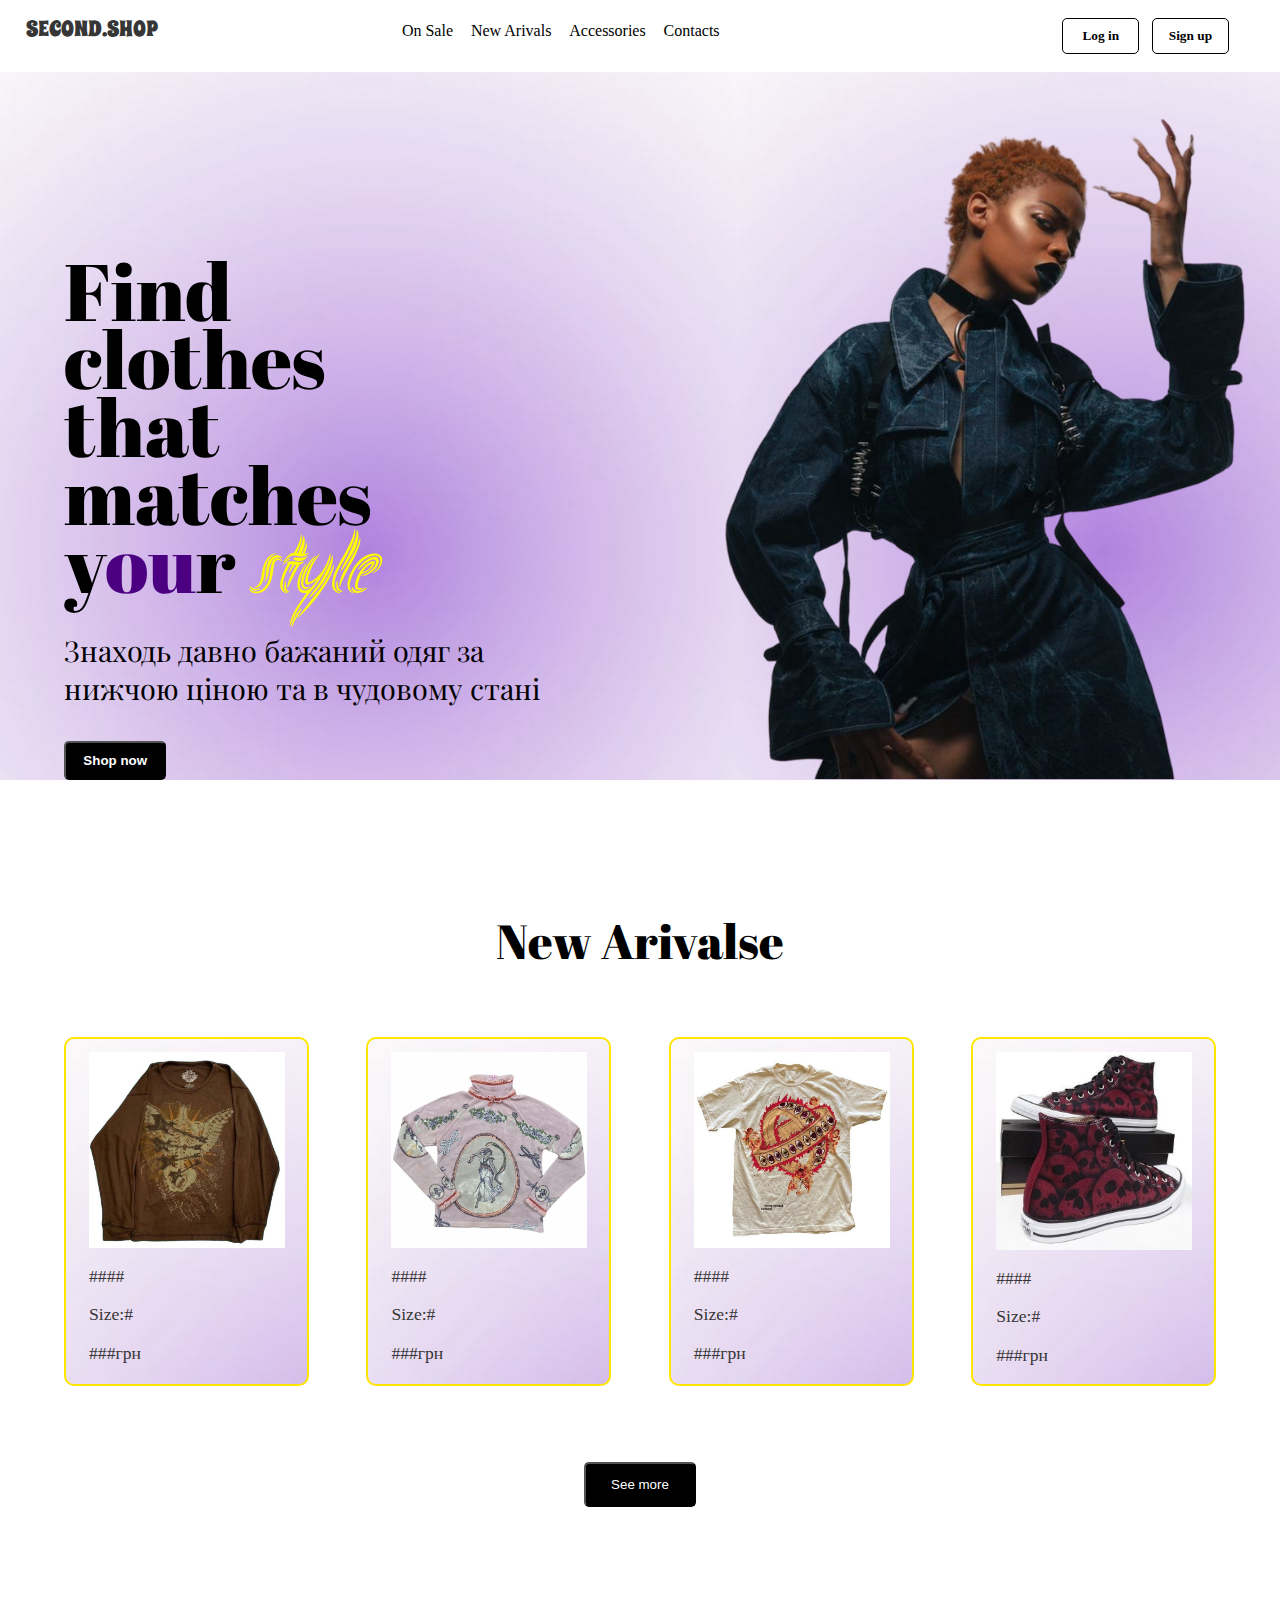
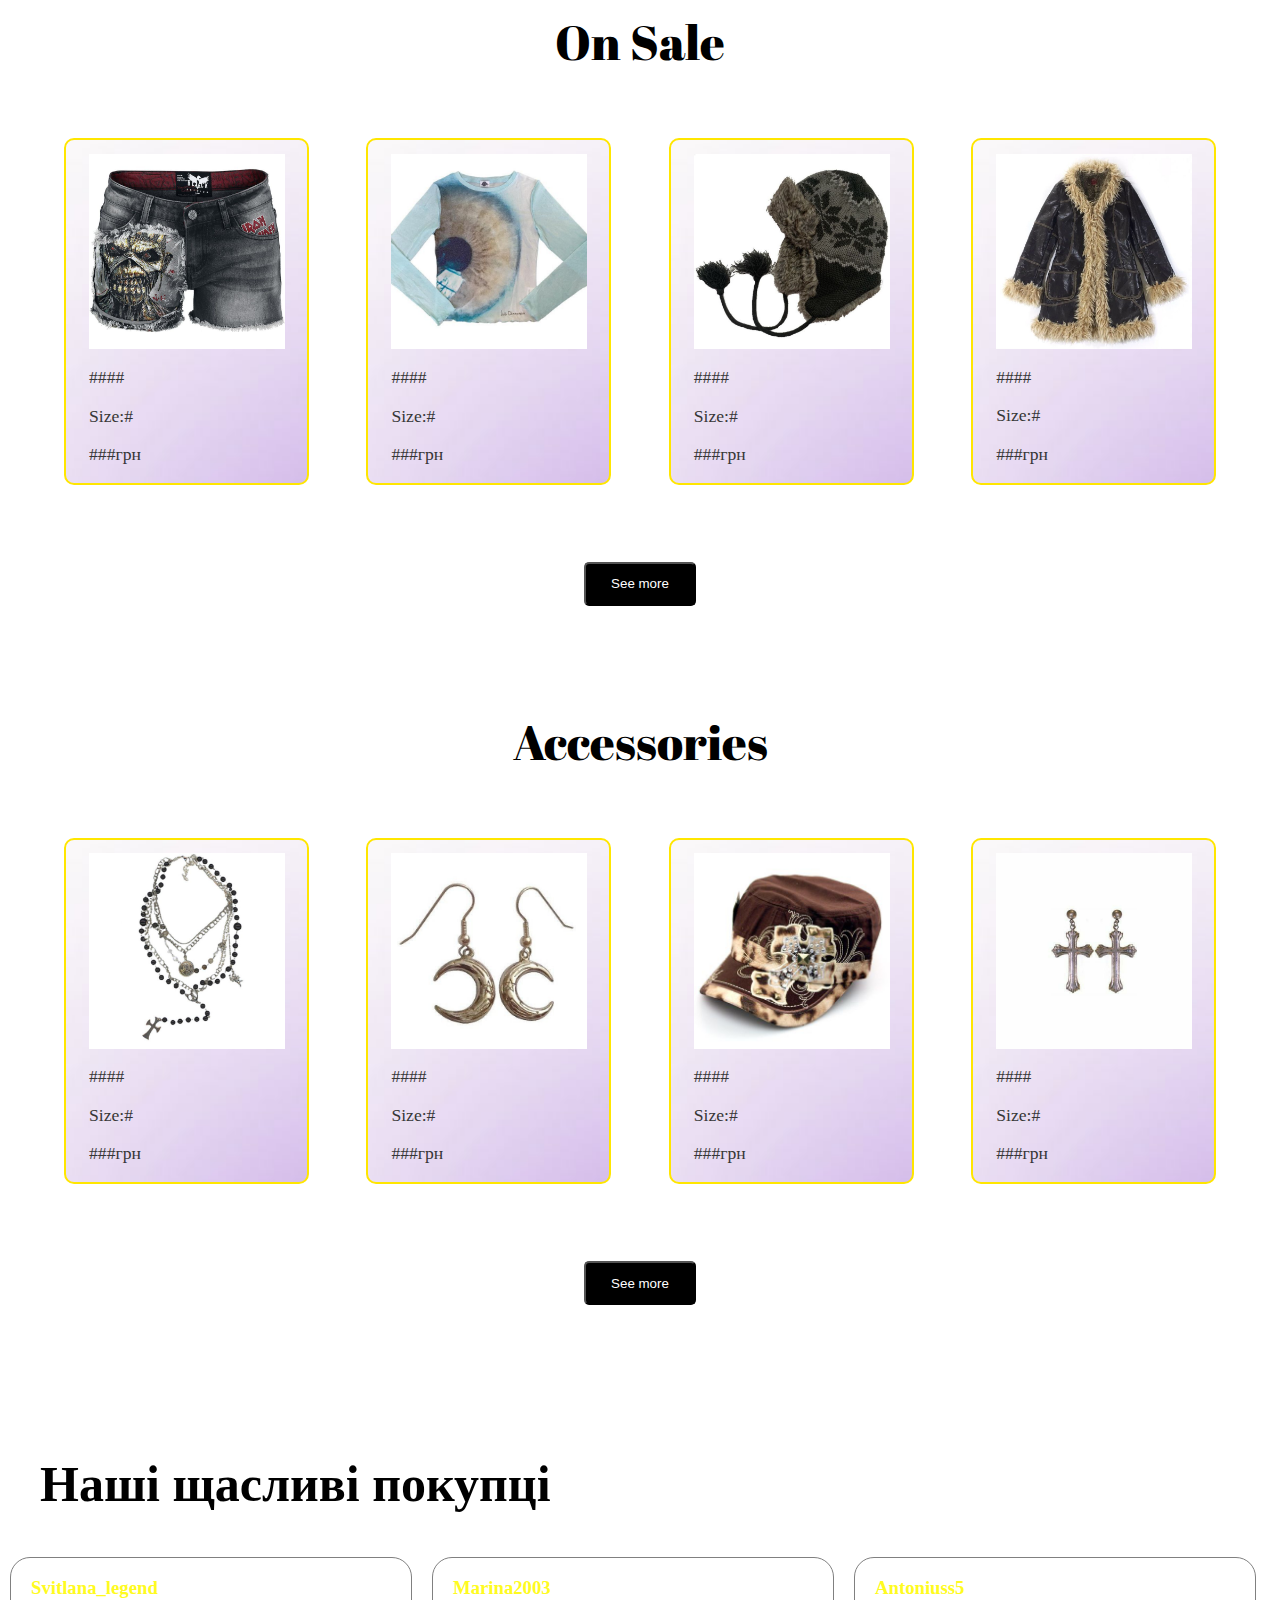
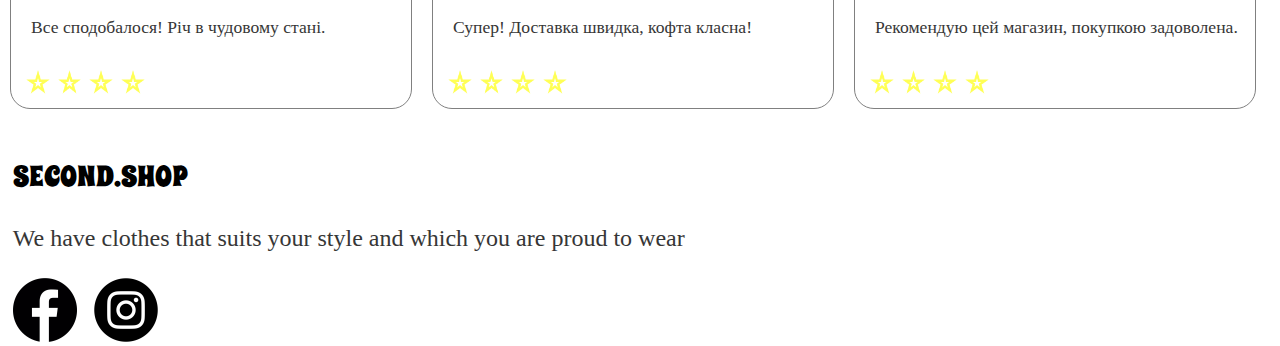
<file: index.html>
<html lang="en">
<head>
    <meta charset="UTF-8">
    <meta name="viewport" content="width=device-width, initial-scale=1.0">
    <title>Document</title>
    <link rel="stylesheet" href="main.css">
    <link rel="preconnect" href="https://fonts.googleapis.com">
<link rel="preconnect" href="https://fonts.gstatic.com" crossorigin>
<link href="https://fonts.googleapis.com/css2?family=Spicy+Rice&display=swap" rel="stylesheet">
<link rel="preconnect" href="https://fonts.googleapis.com">
<link rel="preconnect" href="https://fonts.gstatic.com" crossorigin>
<link href="https://fonts.googleapis.com/css2?family=Abril+Fatface&display=swap" rel="stylesheet">
<link rel="preconnect" href="https://fonts.googleapis.com">
<link rel="preconnect" href="https://fonts.gstatic.com" crossorigin>
<link href="https://fonts.googleapis.com/css2?family=Playfair+Display:ital,wght@0,400..900;1,400..900&display=swap" rel="stylesheet">
<link rel="preconnect" href="https://fonts.googleapis.com">
<link rel="preconnect" href="https://fonts.gstatic.com" crossorigin>
<link href="https://fonts.googleapis.com/css2?family=Akronim&display=swap" rel="stylesheet">
</head>
<body>
    <header>
        <section class="header_sec">
            <div class="nav">
                <p class="p1">SECOND.SHOP</p>
                <nav>
                    <a href="#"></a>
                    <a href="#onsale">On Sale</a>
                    <a href="#new_a">New Arivals</a>
                    <a href="#ac">Accessories</a>
                    <a href="#contacts">Contacts</a>
                </nav>
                <button class="b1"><b>Log in</b></button>
                <button class="b2"><b>Sign up</b></button>
            </div>
        </section>
        <section class="fing">
            <p class="find">Find clothes that matches y<span class="your">ou</span>r <span class="style"><i>style</i></span></p>
            <p class="find2">Знаходь давно бажаний одяг за нижчою ціною та в чудовому стані</p>
            <a href="#shopnow"><button class="shop_b" ><b>Shop now</b></button></a>
        </section>
        <img src="img1.png" class="img1"/>
        
    </header>
    <main>
        
            <h1 class="new_a1" id="new_a">New Arivalse</h1>
            <div class="new_a_cards1">
                    <div class="new_a_card1" id="shopnow">
                        <img src="img3.jpg"class="img4"/>
                        <p>####</p>
                        <p>Size:#</p>
                        <p>###грн</p>
                    </div>
                    <div class="new_a_card4">
                        <img src="img2.jpg" class="img4"/>
                        <p>####</p>
                        <p>Size:#</p>
                        <p>###грн</p>
                    </div>
                    <div class="new_a_card4">
                        <img src="img4.jpg" class="img4"/>
                        <p>####</p>
                        <p>Size:#</p>
                        <p>###грн</p>
                    </div>
                    <div class="new_a_card4">
                        <img src="img5.jpg" class="img4"/>
                        <p>####</p>
                        <p>Size:#</p>
                        <p>###грн</p>
                    </div>
                    
                </div>
         <div class="new_a_cards2" id="seemore">
                    <div class="new_a_card1">
                        <img src="img7.jpg"class="img4"/>
                        <p>####</p>
                        <p>Size:#</p>
                        <p>###грн</p>
                    </div>
                    <div class="new_a_card4">
                        <img src="img8.jpg" class="img4"/>
                        <p>####</p>
                        <p>Size:#</p>
                        <p>###грн</p>
                    </div>
                    <div class="new_a_card4">
                        <img src="img9.jpg" class="img4"/>
                        <p>####</p>
                        <p>Size:#</p>
                        <p>###грн</p>
                    </div>
                    <div class="new_a_card4">
                        <img src="img10.jpg" class="img4"/>
                        <p>####</p>
                        <p>Size:#</p>
                        <p>###грн</p>
                    </div>
                    
             </div>
             <div class="seemore"><button class="see_more" onclick="toggleFade()">See more</button></div>
        </section>
        <section class="main_sec2">
            <h1 class="new_a" id="onsale">On Sale</h1>
            <div class="sale_cards1">
                <div class="new_a_card1">
                    <img src="img12.jpg"class="img4"/>
                    <p>####</p>
                    <p>Size:#</p>
                    <p>###грн</p>
                </div>
                <div class="new_a_card4">
                    <img src="img13.jpg" class="img4"/>
                    <p>####</p>
                    <p>Size:#</p>
                    <p>###грн</p>
                </div>
                <div class="new_a_card4">
                    <img src="img14.jpg" class="img4"/>
                    <p>####</p>
                    <p>Size:#</p>
                    <p>###грн</p>
                </div>
                <div class="new_a_card4">
                    <img src="img15.jpg" class="img4"/>
                    <p>####</p>
                    <p>Size:#</p>
                    <p>###грн</p>
                </div>
                
         </div>
         <div class="sale_cards2" id="seemore2">
            <div class="new_a_card1">
                <img src="img21.jpg"class="img4"/>
                <p>####</p>
                <p>Size:#</p>
                <p>###грн</p>
            </div>
            <div class="new_a_card4">
                <img src="img22.jpg" class="img4"/>
                <p>####</p>
                <p>Size:#</p>
                <p>###грн</p>
            </div>
            <div class="new_a_card4">
                <img src="img23.jpg" class="img4"/>
                <p>####</p>
                <p>Size:#</p>
                <p>###грн</p>
            </div>
            <div class="new_a_card4">
                <img src="img24.jpg" class="img4"/>
                <p>####</p>
                <p>Size:#</p>
                <p>###грн</p>
            </div>
            
     </div>
     <div class="seemore2"><button class="see_more2" onclick="toggleFade2()">See more</button></div>
        </section>
        <section class="">
            <h1 class="new_a" id="ac">Accessories</h1>
            <div class="ac_cards1">
                <div class="new_a_card1">
                    <img src="img17.jpg"class="img4"/>
                    <p>####</p>
                    <p>Size:#</p>
                    <p>###грн</p>
                </div>
                <div class="new_a_card4">
                    <img src="img18.jpg" class="img4"/>
                    <p>####</p>
                    <p>Size:#</p>
                    <p>###грн</p>
                </div>
                <div class="new_a_card4">
                    <img src="img19.jpg" class="img4"/>
                    <p>####</p>
                    <p>Size:#</p>
                    <p>###грн</p>
                </div>
                <div class="new_a_card4">
                    <img src="img20.jpg" class="img4"/>
                    <p>####</p>
                    <p>Size:#</p>
                    <p>###грн</p>
                </div>
                
         </div>
         <div class="ac_cards2" id="seemore3">
            <div class="new_a_card1">
                <img src="img25.jpg"class="img4"/>
                <p>####</p>
                <p>Size:#</p>
                <p>###грн</p>
            </div>
            <div class="new_a_card4">
                <img src="img26.jpg" class="img4"/>
                <p>####</p>
                <p>Size:#</p>
                <p>###грн</p>
            </div>
            <div class="new_a_card4">
                <img src="img27.jpg" class="img4"/>
                <p>####</p>
                <p>Size:#</p>
                <p>###грн</p>
            </div>
            <div class="new_a_card4">
                <img src="img28.jpg" class="img4"/>
                <p>####</p>
                <p>Size:#</p>
                <p>###грн</p>
            </div>
            
     </div>
     <div class="seemore3"><button class="see_more3" onclick="toggleFade3()">See more</button></div>
        </section>
        <section class="vid">
            <h1 class="vidh1">Наші щасливі покупці</h1>
            <div class="vid_cards">
                <div class="vid_card">
                    <h3 class="vidh3">Svitlana_legend</h3>
                    <p class="vidp">Все сподобалося! Річ в чудовому стані.</p>
                    <div class="stars">
                        <img src="star.png" class="star"/>
                    <img src="star.png"class="star"/>
                    <img src="star.png"class="star"/>
                    <img src="star.png"class="star"/>
                </div>
                    
                </div>
                <div class="vid_card">
                    <h3 class="vidh3">Marina2003</h3>
                    <p class="vidp">Супер! Доставка швидка, кофта класна!</p>
                    <div class="stars">
                        <img src="star.png" class="star"/>
                    <img src="star.png"class="star"/>
                    <img src="star.png"class="star"/>
                    <img src="star.png"class="star"/>
                </div>
                </div>
                <div class="vid_card">
                    <h3 class="vidh3">Antoniuss5</h3>
                    <p class="vidp">Рекомендую цей магазин, покупкою задоволена.</p>
                    <div class="stars">
                        <img src="star.png" class="star"/>
                    <img src="star.png"class="star"/>
                    <img src="star.png"class="star"/>
                    <img src="star.png"class="star"/>
                </div>
                </div>
            </div>
        </section>
    </main>
    <footer>
        
        <p class="p1f" id="contacts">SECOND.SHOP</p>
        <p class="p_f">We have clothes that suits your style and which you are proud to wear</p>
        <img src="face.png" class="imgf"/>
        <img src="inst.png" class="imgf"/>
    </footer>
    <script src="main.js"></script>
</body>
</html>
<!-- https://www.figma.com/community/file/1273571982885059508 -->
</file>
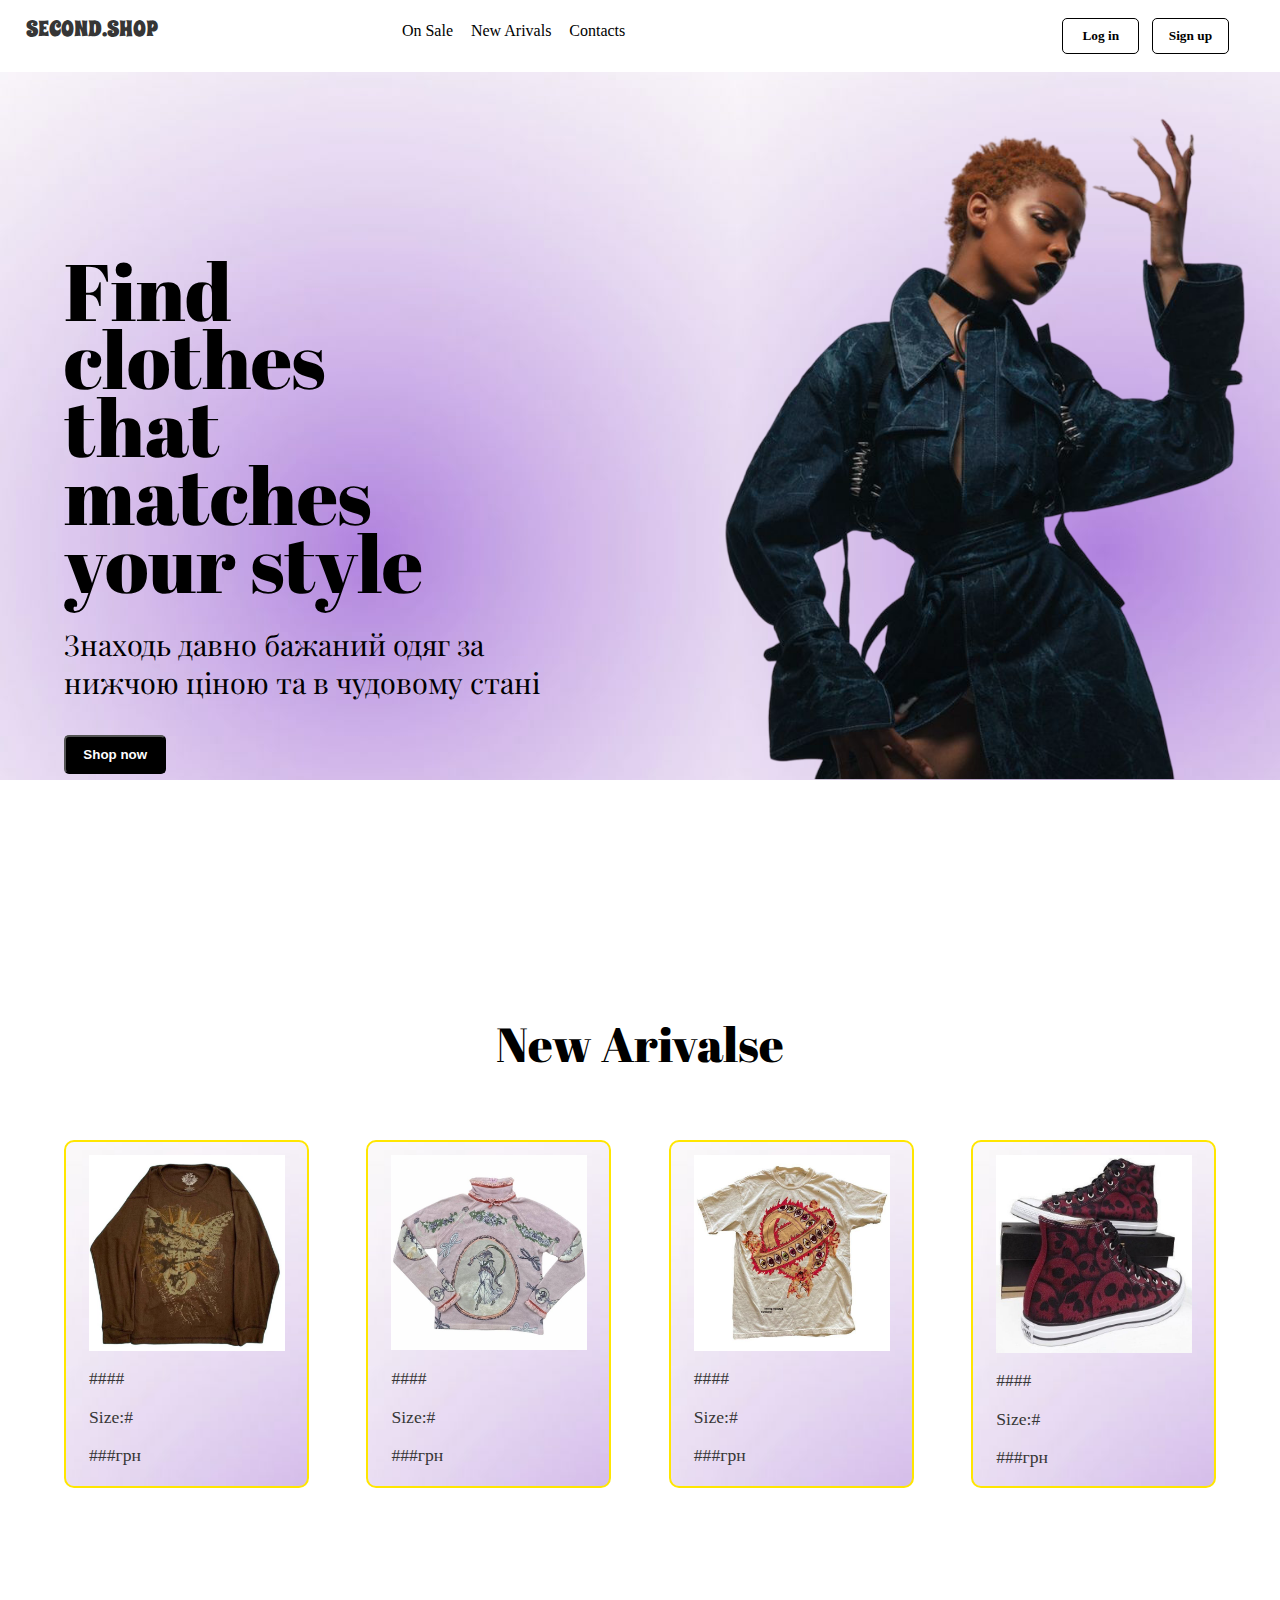
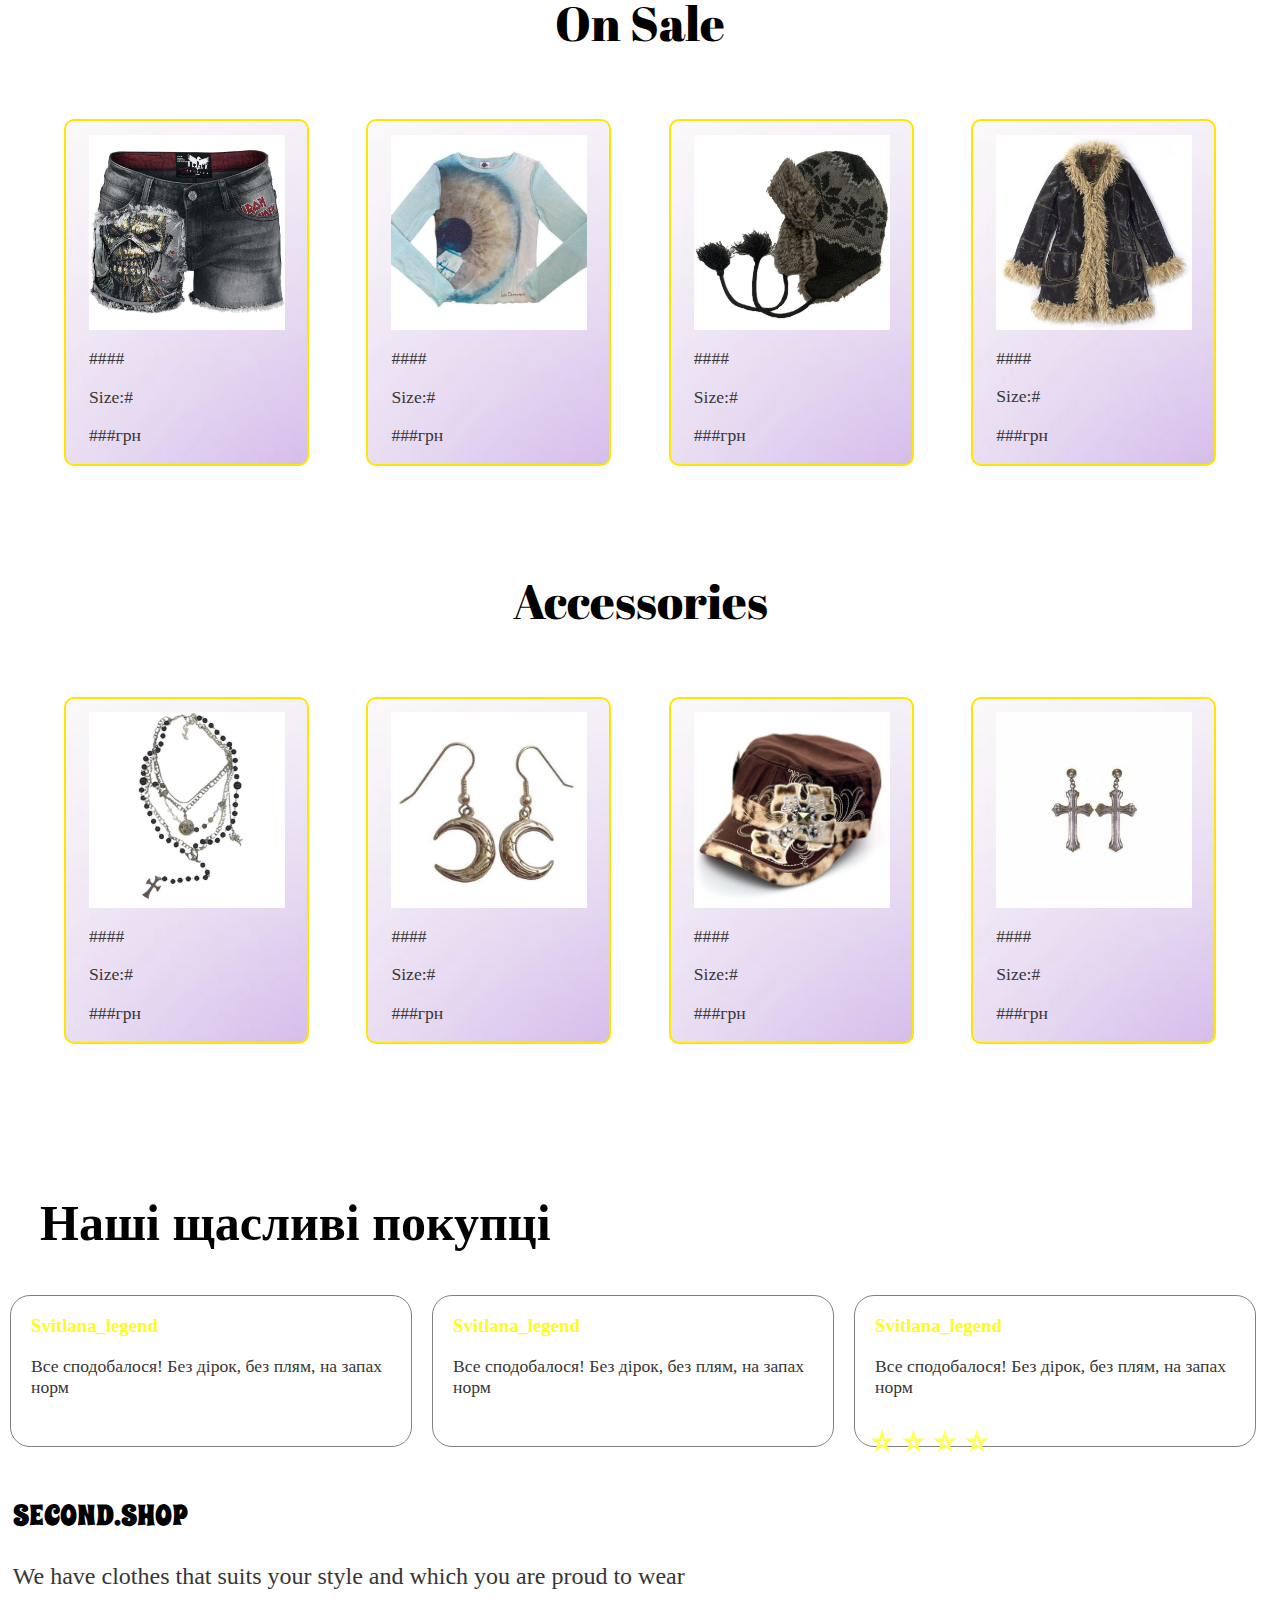
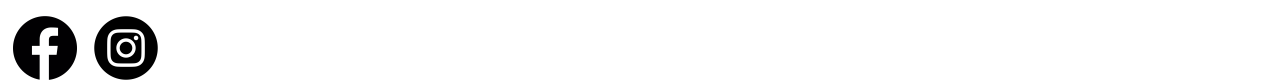
<file: main.html>
<html lang="en">
<head>
    <meta charset="UTF-8">
    <meta name="viewport" content="width=device-width, initial-scale=1.0">
    <title>Document</title>
    <link rel="stylesheet" href="main.css">
    <link rel="preconnect" href="https://fonts.googleapis.com">
<link rel="preconnect" href="https://fonts.gstatic.com" crossorigin>
<link href="https://fonts.googleapis.com/css2?family=Spicy+Rice&display=swap" rel="stylesheet">
<link rel="preconnect" href="https://fonts.googleapis.com">
<link rel="preconnect" href="https://fonts.gstatic.com" crossorigin>
<link href="https://fonts.googleapis.com/css2?family=Abril+Fatface&display=swap" rel="stylesheet">
<link rel="preconnect" href="https://fonts.googleapis.com">
<link rel="preconnect" href="https://fonts.gstatic.com" crossorigin>
<link href="https://fonts.googleapis.com/css2?family=Playfair+Display:ital,wght@0,400..900;1,400..900&display=swap" rel="stylesheet">
</head>
<body>
    <header>
        <section class="header_sec">
            <div class="nav">
                <p class="p1">SECOND.SHOP</p>
                <nav>
                    <a href="#"></a>
                    <a href="#">On Sale</a>
                    <a href="#">New Arivals</a>
                    <a href="#">Contacts</a>
                </nav>
                <button class="b1"><b>Log in</b></button>
                <button class="b2"><b>Sign up</b></button>
            </div>
        </section>
        <section class="fing">
            <p class="find">Find clothes that matches your style</p>
            <p class="find2">Знаходь давно бажаний одяг за нижчою ціною та в чудовому стані</p>
            <button class="shop_b"><b>Shop now</b></button>
        </section>
        <img src="img1.png" class="img1"/>
        
    </header>
    <main>
        
        <section class="main_sec1">
            <h1 class="new_a">New Arivalse</h1>
            <div class="new_a_cards1">
                    <div class="new_a_card1">
                        <img src="img3.jpg"class="img4"/>
                        <p>####</p>
                        <p>Size:#</p>
                        <p>###грн</p>
                    </div>
                    <div class="new_a_card4">
                        <img src="img2.jpg" class="img4"/>
                        <p>####</p>
                        <p>Size:#</p>
                        <p>###грн</p>
                    </div>
                    <div class="new_a_card4">
                        <img src="img4.jpg" class="img4"/>
                        <p>####</p>
                        <p>Size:#</p>
                        <p>###грн</p>
                    </div>
                    <div class="new_a_card4">
                        <img src="img5.jpg" class="img4"/>
                        <p>####</p>
                        <p>Size:#</p>
                        <p>###грн</p>
                    </div>
                    
                </div>
         <div class="new_a_cards2">
                    <div class="new_a_card1">
                        <img src="img7.jpg"class="img4"/>
                        <p>####</p>
                        <p>Size:#</p>
                        <p>###грн</p>
                    </div>
                    <div class="new_a_card4">
                        <img src="img8.jpg" class="img4"/>
                        <p>####</p>
                        <p>Size:#</p>
                        <p>###грн</p>
                    </div>
                    <div class="new_a_card4">
                        <img src="img9.jpg" class="img4"/>
                        <p>####</p>
                        <p>Size:#</p>
                        <p>###грн</p>
                    </div>
                    <div class="new_a_card4">
                        <img src="img10.jpg" class="img4"/>
                        <p>####</p>
                        <p>Size:#</p>
                        <p>###грн</p>
                    </div>
                    
             </div>
        </section>
        <section class="main_sec2">
            <h1 class="new_a">On Sale</h1>
            <div class="sale_cards1">
                <div class="new_a_card1">
                    <img src="img12.jpg"class="img4"/>
                    <p>####</p>
                    <p>Size:#</p>
                    <p>###грн</p>
                </div>
                <div class="new_a_card4">
                    <img src="img13.jpg" class="img4"/>
                    <p>####</p>
                    <p>Size:#</p>
                    <p>###грн</p>
                </div>
                <div class="new_a_card4">
                    <img src="img14.jpg" class="img4"/>
                    <p>####</p>
                    <p>Size:#</p>
                    <p>###грн</p>
                </div>
                <div class="new_a_card4">
                    <img src="img15.jpg" class="img4"/>
                    <p>####</p>
                    <p>Size:#</p>
                    <p>###грн</p>
                </div>
                
         </div>
        </section>
        <section class="">
            <h1 class="new_a">Accessories</h1>
            <div class="ac_cards1">
                <div class="new_a_card1">
                    <img src="img17.jpg"class="img4"/>
                    <p>####</p>
                    <p>Size:#</p>
                    <p>###грн</p>
                </div>
                <div class="new_a_card4">
                    <img src="img18.jpg" class="img4"/>
                    <p>####</p>
                    <p>Size:#</p>
                    <p>###грн</p>
                </div>
                <div class="new_a_card4">
                    <img src="img19.jpg" class="img4"/>
                    <p>####</p>
                    <p>Size:#</p>
                    <p>###грн</p>
                </div>
                <div class="new_a_card4">
                    <img src="img20.jpg" class="img4"/>
                    <p>####</p>
                    <p>Size:#</p>
                    <p>###грн</p>
                </div>
                
         </div>
        </section>
        <section class="vid">
            <h1 class="vidh1">Наші щасливі покупці</h1>
            <div class="vid_cards">
                <div class="vid_card">
                    <h3 class="vidh3">Svitlana_legend</h3>
                    <p class="vidp">Все сподобалося! Без дірок, без плям, на запах норм</p>
                    
                    
                </div>
                <div class="vid_card">
                    <h3 class="vidh3">Svitlana_legend</h3>
                    <p class="vidp">Все сподобалося! Без дірок, без плям, на запах норм</p>
            
                </div>
                <div class="vid_card">
                    <h3 class="vidh3">Svitlana_legend</h3>
                    <p class="vidp">Все сподобалося! Без дірок, без плям, на запах норм</p>
                    <div class="stars">
                        <img src="star.png" class="star"/>
                    <img src="star.png"class="star"/>
                    <img src="star.png"class="star"/>
                    <img src="star.png"class="star"/>
                </div>
                </div>
            </div>
        </section>
    </main>
    <footer>
        
        <p class="p1f">SECOND.SHOP</p>
        <p class="p_f">We have clothes that suits your style and which you are proud to wear</p>
        <img src="face.png" class="imgf"/>
        <img src="inst.png" class="imgf"/>
    </footer>
    <script src="main.js"></script>
</body>
</html>
<!-- https://www.figma.com/community/file/1273571982885059508 -->
</file>
<file: main.css>
body{
    margin: 0;
    padding: 0;
   
}

header{
    hhbackground-color: rgb(238, 227, 252);
    mbackground: linear-gradient( rgb(67, 0, 130), rgb(235, 234, 234) 70%);
    margin: 0;
    
    background: url(purple\ aura\ wallpaper.jpg);
}
.header_sec{
    position: absolute;
    width: 100%;
    height: 8%;
    top: 0;
    display: flex;
    background-color: white;
    margin: 0;
    padding-top: 0%;
    
    
}
.b1{
    box-sizing: border-box;
    position: absolute;
    width: 6%;
    height: 50%;
    left: 83%;
    top: 25%;
    border: 1px solid black;
    border-radius: 5px;
    font-family:Montserrat;
    color: black;
    background-color: white;
    padding: ;
    }
.b2{
    color: black;
    display: flex;
    flex-direction: row;
    justify-content: center;
    align-items: center;
    padding: ;
    gap: 10px;
    
    position: absolute;
    width: 6%;
    height: 50%;
    left: 90%;
    top: 25%;
    font-family:Montserrat ;
    border: 1px solid black;
    background: white;
    border-radius: 5px;
}
nav a{
    color:black;
    text-decoration: none;
    font-family: Montserrat;
    
}
nav{
    /* header__nav */

    /* Auto layout */
    display: flex;
    flex-direction: row;
    align-items: flex-start;
    
    gap: 2%;

    position: absolute;
    width: 70%;
    
    height: 30%;
    left: 30%;
    
    top: 30%;
    


}           

.fing{
    width: 40%;
    margin-left: 5%;
    background-color: ;
    margin-top: 20%;
    position: absolute;
}
.find2{
    font-family: "Playfair Display", serif;
    font-optical-sizing: auto;
    font-weight: <weight>;
    font-style: normal;
    font-size: 180%;
    color: black;
}
.find{
    font-family: "Abril Fatface", serif;
  font-weight: 300;
  font-style: normal;
  font-size: 500%;
    width: 80%;
    line-height: 85%;
    color: #000000;
    margin: 0;
    margin-bottom: 5%;
}
.your{
    color: indigo;
}

.style{
    color: 		#fffb00;
    font-family: "Akronim", system-ui;
  font-weight: 200;
  font-style: normal;
  font-size: 105%;
}
.shop_b{
    width: 20%;
    padding: 2%;
    margin-top: 1%;
    border-radius: 5px;
    background-color:black ;
    color: white;
}
.p1 {
    margin-left: 2%;
    
        font-family: "Spicy Rice", serif;
        font-weight: 400;
        font-style: normal;
        font-size: 140%;
    margin-top: 1%;
      
}
.p1f {
    color: #000000;
    margin-left: 1%;
        font-family: "Spicy Rice", serif;
        font-weight: 400;
        font-style: normal;
        font-size: 180%;
    margin-top: 3%;
}
.p_f{
    margin-left: 1%;
    font-size: 150%;
    margin-bottom: 2%;
}


.main{

    /* main-container */

position: absolute;
width: 40%; 
height: 50%;
left: 5%;
top: 30%;
right: 60%;


}
.nav{
    display: inline-flex;
    width: 100%;
    
}

.b3{

    display: flex;
    flex-direction: row;
    justify-content: center;
    align-items: center;
    padding: 2%;
    gap: 0;
    margin-left: 5%;
    position: absolute;
    width: 11%;
    height: 4%;
    font-size: 100%;
    top: 100%;
    color: white;

    background: black;
    border-radius: 121px;

}
main{
    margin: 0;
    padding: 0;
   background-color: white;
    
   padding-top: 10%
    
}
.search{
    text-align: ;
    background-color: #000000;
    color: white;
    margin-top: 0;
    height: 4%;
    
}
.main_sec1{
    margin: 0;
}
.new_a{
    font-size: 300%;
    text-align: center;
    margin-top: 8%;
    font-family: "Abril Fatface", serif;
    font-weight: 300;
  font-style: normal;
}
.new_a1{
    font-size: 300%;
    text-align: center;
    margin: 0;
    font-family: "Abril Fatface", serif;
    font-weight: 300;
  font-style: normal;
}
.img1{
    margin-left: 52%;
    width: 47%;
    margin-top: 5%;
}



.new_a_cards1{
    display: flex;
    margin-top: 5%;
    margin-left: 5%;
    margin-right: 5%;
}


.img4{
    width:90%;
    margin-top: 6%;
}
.see_more{
   margin-top: 6%;
   padding-right: 2%;
   padding-bottom: 1%;
   padding-top: 1%;
   padding-left: 2%;
   border-radius: 5px;
   background-color:black ;
   color: white;
}
.see_more2{
    margin-top: 6%;
    padding-right: 2%;
    padding-bottom: 1%;
    padding-top: 1%;
    padding-left: 2%;
    border-radius: 5px;
    background-color:black ;
    color: white;
 }
 .see_more3{
    margin-top: 6%;
    padding-right: 2%;
    padding-bottom: 1%;
    padding-top: 1%;
    padding-left: 2%;
    border-radius: 5px;
    background-color:black ;
    color: white;
 }
.seemore{
    display: flex;
   align-items: center;
    justify-content: center;
}
.seemore2{
    display: flex;
   align-items: center;
    justify-content: center;
}
.seemore3{
    display: flex;
   align-items: center;
    justify-content: center;
}
.new_a_card4{
    margin-left: 5%;
    width: 70%;
    border: 2px solid rgb(255, 230, 0);
    padding-left: 2%;
   border-radius: 10px;
    nbackground-color:white;
    background: url(purple\ aura\ wallpaper.jpg);
}
.new_a_card4:hover {
    box-shadow: 2px 2px 5px 2px #b6b6b6;
    transform: scale(1.1);
    transition-duration: .2s;
}

.new_a_card1{
    margin-left: 0;
    width: 70%;
    border: 2px solid rgb(255, 230, 0);
    padding-left: 2%;
    border-radius: 10px;
    background: url(purple\ aura\ wallpaper.jpg);
}
.new_a_card1:hover {
    box-shadow: 2px 2px 5px 2px #b6b6b6;
    transform: scale(1.1);
    transition-duration: .2s;
}
.new_a_cards2{
    display: none;
    margin-top: 5%;
    margin-left: 5%;
    margin-right: 5%;
}
.sale_cards1{
    display: flex;
    margin-top: 5%;
    margin-left: 5%;
    margin-right: 5%;
}
.sale_cards2{
    display: none;
    margin-top: 5%;
    margin-left: 5%;
    margin-right: 5%;
}
.ac_cards1{
    display: flex;
    margin-top: 5%;
    margin-left: 5%;
    margin-right: 5%;
}
.ac_cards2{
    display: none;
    margin-top: 5%;
    margin-left: 5%;
    margin-right: 5%;
}
.vidh1{
    font-size: 50px;
    margin-left: 40px;
    margin-top: 150px;
   
}
.vid_card{
    width: 400px;
    height: 150px;
    border: 1px solid grey;
    margin: 10px;
    background-color;
    border-radius: 20px;
    padding-bottom: %;
}
.vidh3{
    position: relative;
    margin-left: 20px;
    color: rgb(255, 251, 32);
}
.vidp{
    color: rgb(54, 54, 54);
    margin-left: 20px;
}
.vid_cards{
    display: flex;
}
.b_sale{
    background-color: ;
    color: black;
    width: 120px;
    height: 40px;
    border-radius: 20px;
    
}
p{
    font-size: 110%;
    color: rgb(54, 54, 54)
}
.imgf{
    width: 5%;
    margin-left: 1%;
}
.star{
    width: 7%;
    
}
.stars{
    margin-left: 1%;
    position: absolute;
    margin-top: 1%;
}
@media (max-width:1080px){
    .img1{
        margin-left: 42%;
        width: 47%;
        margin-top: 3%;
    }
    header{
      
        width: 100%;
        

    }
    .header_sec{
        width: 100%;
        height: 7%;

        
    }
    .nav{
        width: 20%;
        
    }
    .main{
        width: 20%;
        height: 20%;
        top: 15%;
        left: 5%;
    }
    .b1{
       left: 75%;
       width: 8%;
    }
    .b2{
        left: 88%;
        width: 8%;
    }
    nav{
        left: 20%;
    }
    .p1{
        margin-left: 10%;
    }

    main{
        width: 100%;
    }
    .main_sec1{
        
    }
    p{
        font-size: 90%;
    }
    .new_a{
        font-size: 180%;
    }
    .vidh1{
        font-size: 190%;
    }
}


@media (max-width:720px){
    header{
        width: 100%;
    }
    .new_a_cards1{
        display: flex;
        flex-wrap: wrap;
    }
}
</file>
